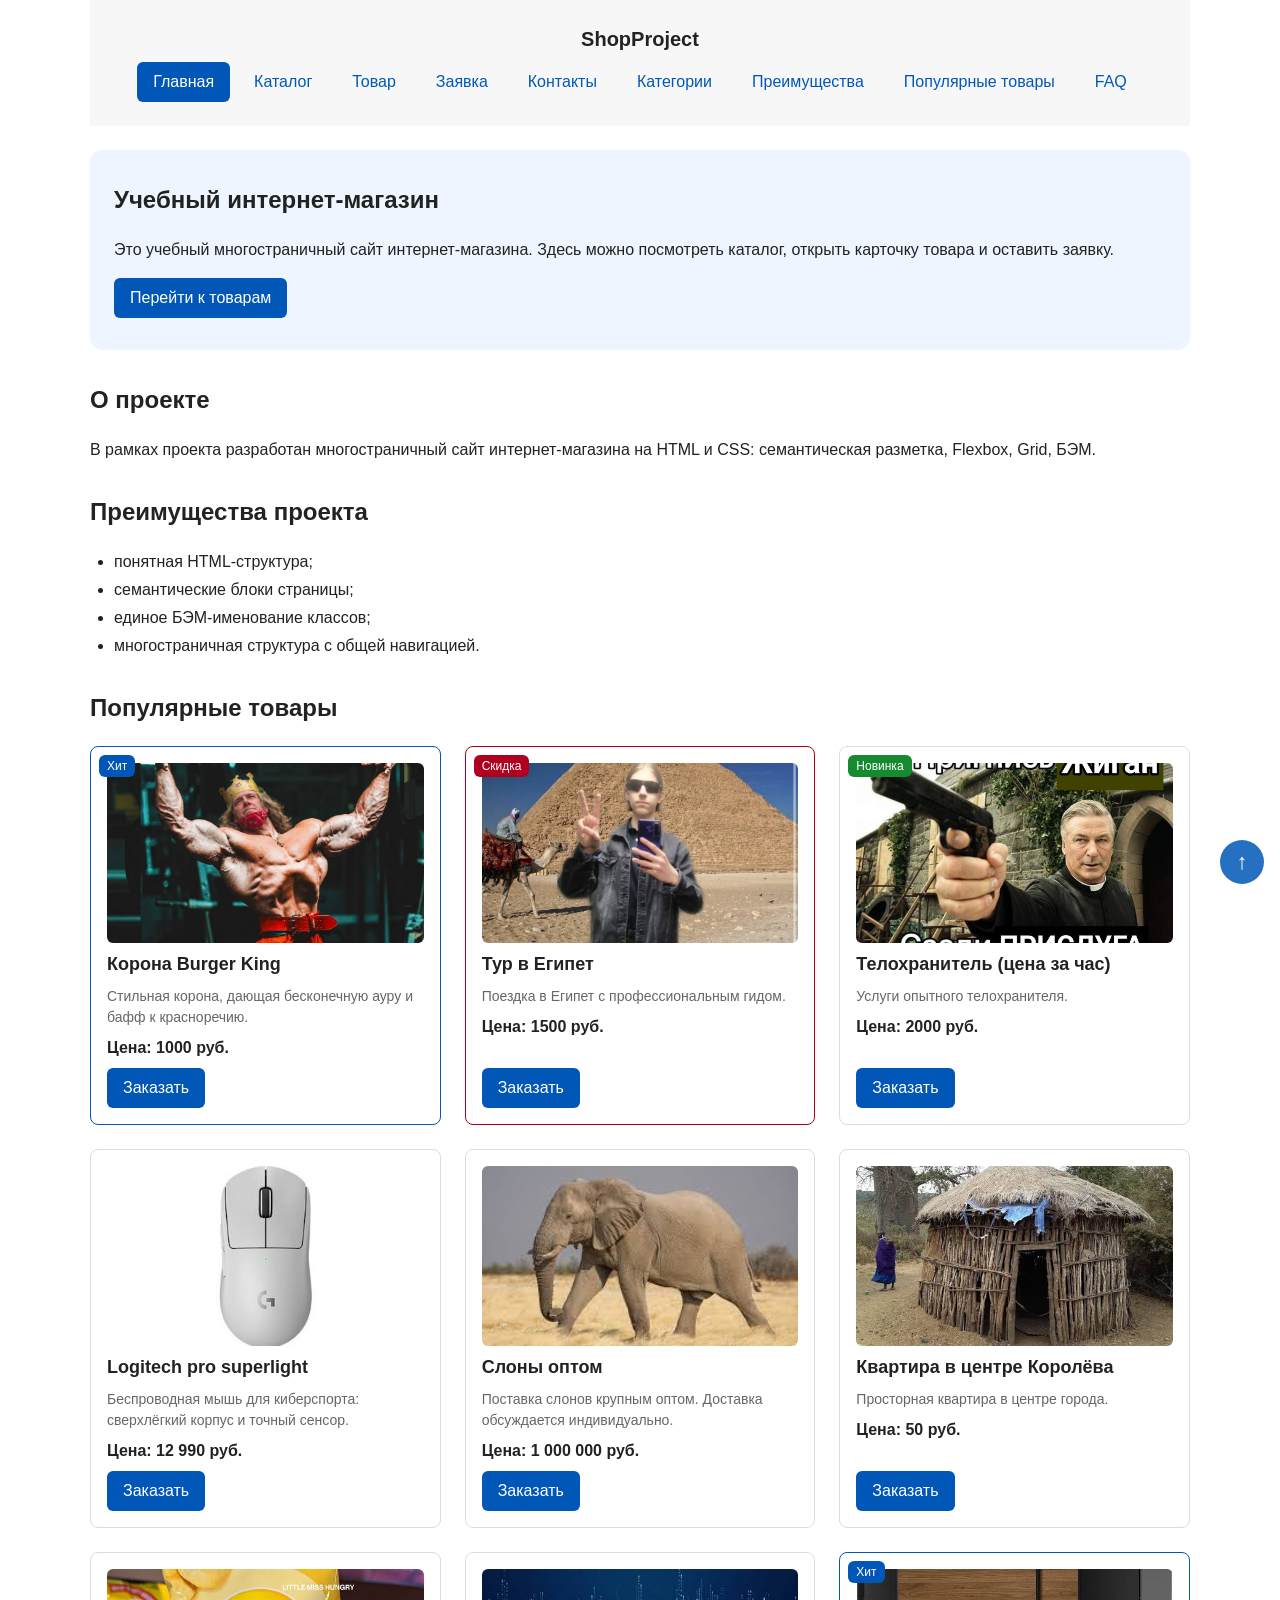
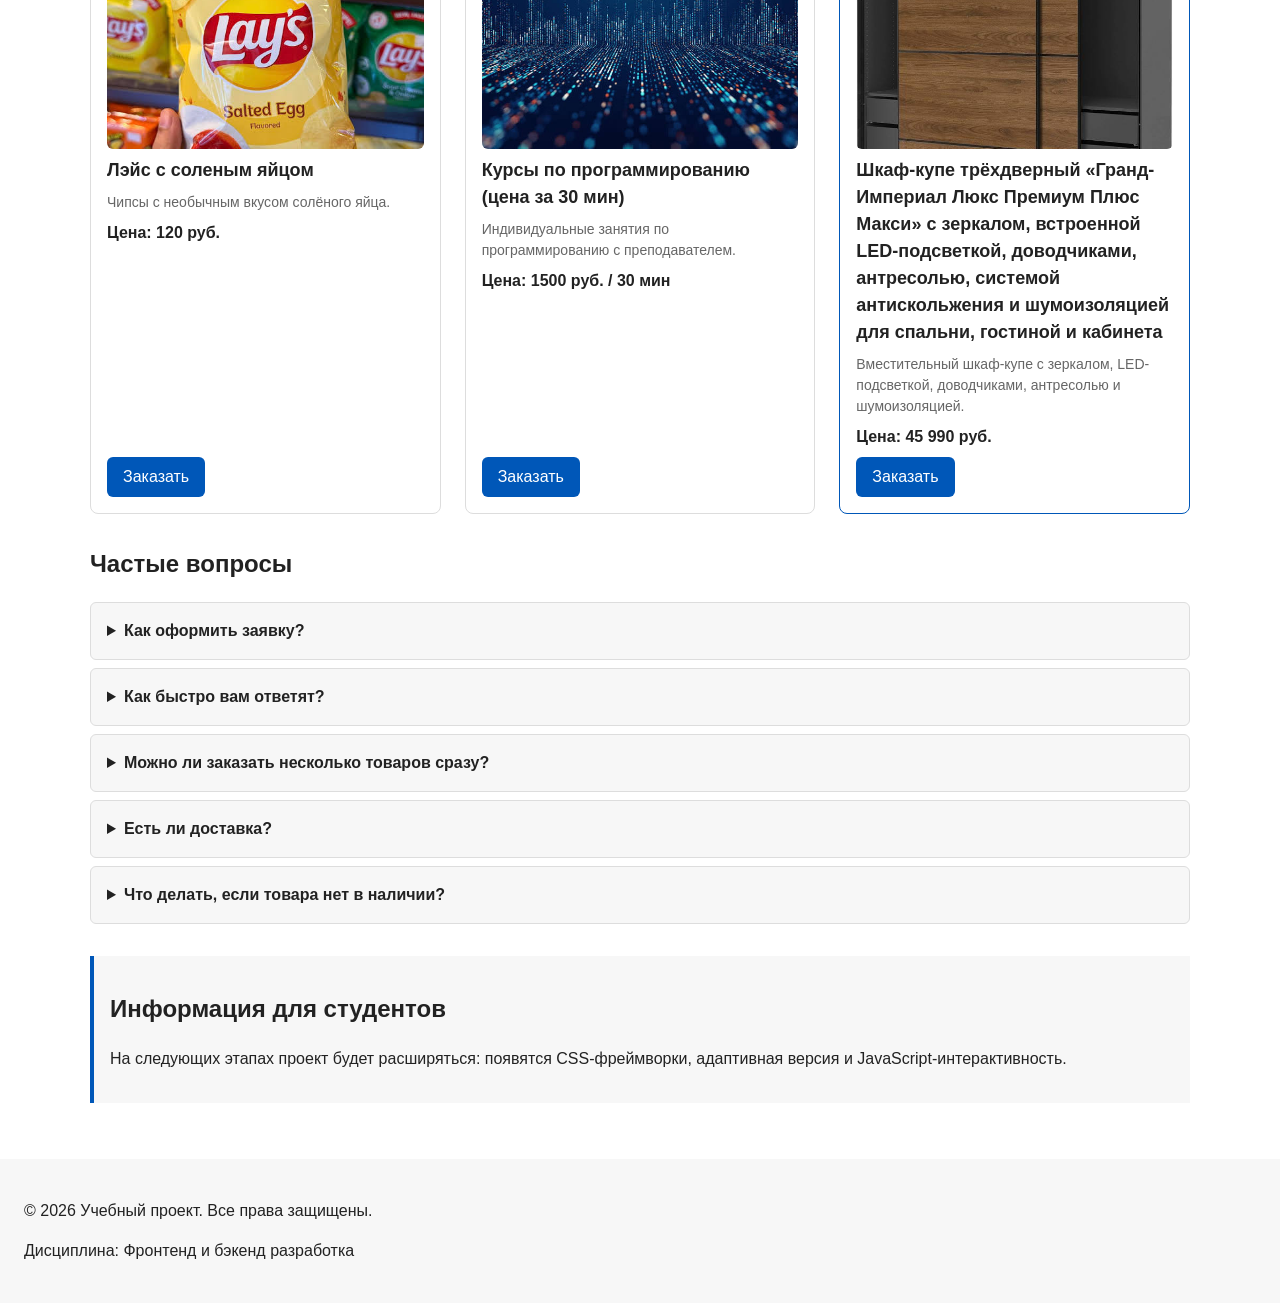
<file: index.html>
<!DOCTYPE html>
<html lang="ru">
<head>
  <meta charset="UTF-8">
  <meta name="viewport" content="width=device-width, initial-scale=1.0">
  <meta name="description" content="Главная страница учебного интернет-магазина.">
  <title>Учебный интернет-магазин</title>
  <link rel="stylesheet" href="css/style.css">
  <script src="js/main.js" defer></script>
</head>
<body>
  <header class="site-header">
    <div class="site-header__inner">
      <a class="site-header__logo" href="index.html">ShopProject</a>

      <nav class="site-nav" aria-label="Основная навигация">
        <ul class="site-nav__list">
          <li class="site-nav__item"><a class="site-nav__link site-nav__link--active" href="index.html">Главная</a></li>
          <li class="site-nav__item"><a class="site-nav__link" href="catalog.html">Каталог</a></li>
          <li class="site-nav__item"><a class="site-nav__link" href="product.html">Товар</a></li>
          <li class="site-nav__item"><a class="site-nav__link" href="order.html">Заявка</a></li>
          <li class="site-nav__item"><a class="site-nav__link" href="contacts.html">Контакты</a></li>
          <li class="site-nav__item"><a class="site-nav__link" href="category.html">Категории</a></li>
          <li class="site-nav__item"><a class="site-nav__link" href="index.html#advantages">Преимущества</a></li>
          <li class="site-nav__item"><a class="site-nav__link" href="index.html#popular">Популярные товары</a></li>
          <li class="site-nav__item"><a class="site-nav__link" href="index.html#faq">FAQ</a></li>
        </ul>
      </nav>
    </div>
  </header>

  <main class="page">
    <section class="hero">
      <h1 class="hero__title">Учебный интернет-магазин</h1>
      <p class="hero__text">
        Это учебный многостраничный сайт интернет-магазина. Здесь можно
        посмотреть каталог, открыть карточку товара и оставить заявку.
      </p>
      <a class="button button--primary" href="#popular">Перейти к товарам</a>
    </section>

    <section class="section" id="about">
      <h2 class="section__title">О проекте</h2>
      <p>
        В рамках проекта разработан многостраничный сайт интернет-магазина
        на HTML и CSS: семантическая разметка, Flexbox, Grid, БЭМ.
      </p>
    </section>

    <section class="section" id="advantages">
      <h2 class="section__title">Преимущества проекта</h2>
      <ul class="advantages-list">
        <li class="advantages-list__item">понятная HTML-структура;</li>
        <li class="advantages-list__item">семантические блоки страницы;</li>
        <li class="advantages-list__item">единое БЭМ-именование классов;</li>
        <li class="advantages-list__item">многостраничная структура с общей навигацией.</li>
      </ul>
    </section>

    <section class="section" id="popular">
      <h2 class="section__title">Популярные товары</h2>

      <div class="products-grid">
        <article class="product-card product-card--featured">
          <span class="product-card__badge">Хит</span>
          <img class="product-card__image" src="images/tovar1.jpg" alt="Корона Burger King">
          <h3 class="product-card__title">Корона Burger King</h3>
          <p class="product-card__description">Стильная корона, дающая бесконечную ауру и бафф к красноречию.</p>
          <p class="product-card__price">Цена: 1000 руб.</p>
          <button class="button button--primary product-card__button" type="button" data-product="Корона Burger King">Заказать</button>
        </article>

        <article class="product-card product-card--discount">
          <span class="product-card__badge product-card__badge--discount">Скидка</span>
          <img class="product-card__image" src="images/tovar2.jpg" alt="Тур в Египет">
          <h3 class="product-card__title">Тур в Египет</h3>
          <p class="product-card__description">Поездка в Египет с профессиональным гидом.</p>
          <p class="product-card__price">Цена: 1500 руб.</p>
          <button class="button button--primary product-card__button" type="button" data-product="Тур в Египет">Заказать</button>
        </article>

        <article class="product-card">
          <span class="product-card__badge product-card__badge--new">Новинка</span>
          <img class="product-card__image" src="images/tovar3.jpg" alt="Телохранитель">
          <h3 class="product-card__title">Телохранитель (цена за час)</h3>
          <p class="product-card__description">Услуги опытного телохранителя.</p>
          <p class="product-card__price">Цена: 2000 руб.</p>
          <button class="button button--primary product-card__button" type="button" data-product="Телохранитель (цена за час)">Заказать</button>
        </article>

        <article class="product-card">
          <img class="product-card__image" src="images/tovar4.jpeg" alt="Logitech pro superlight">
          <h3 class="product-card__title">Logitech pro superlight</h3>
          <p class="product-card__description">Беспроводная мышь для киберспорта: сверхлёгкий корпус и точный сенсор.</p>
          <p class="product-card__price">Цена: 12 990 руб.</p>
          <button class="button button--primary product-card__button" type="button" data-product="Logitech pro superlight">Заказать</button>
        </article>

        <article class="product-card">
          <img class="product-card__image" src="images/tovar5.jpeg" alt="Слоны оптом">
          <h3 class="product-card__title">Слоны оптом</h3>
          <p class="product-card__description">Поставка слонов крупным оптом. Доставка обсуждается индивидуально.</p>
          <p class="product-card__price">Цена: 1 000 000 руб.</p>
          <button class="button button--primary product-card__button" type="button" data-product="Слоны оптом">Заказать</button>
        </article>

        <article class="product-card">
          <img class="product-card__image" src="images/tovar6.jpeg" alt="Квартира в центре Королёва">
          <h3 class="product-card__title">Квартира в центре Королёва</h3>
          <p class="product-card__description">Просторная квартира в центре города.</p>
          <p class="product-card__price">Цена: 50 руб.</p>
          <button class="button button--primary product-card__button" type="button" data-product="Квартира в центре Королёва">Заказать</button>
        </article>

        <article class="product-card">
          <img class="product-card__image" src="images/tovar7.jpeg" alt="Лэйс с соленым яйцом">
          <h3 class="product-card__title">Лэйс с соленым яйцом</h3>
          <p class="product-card__description">Чипсы с необычным вкусом солёного яйца.</p>
          <p class="product-card__price">Цена: 120 руб.</p>
          <button class="button button--primary product-card__button" type="button" data-product="Лэйс с соленым яйцом">Заказать</button>
        </article>

        <article class="product-card">
          <img class="product-card__image" src="images/tovar8.jpeg" alt="Курсы по программированию">
          <h3 class="product-card__title">Курсы по программированию (цена за 30 мин)</h3>
          <p class="product-card__description">Индивидуальные занятия по программированию с преподавателем.</p>
          <p class="product-card__price">Цена: 1500 руб. / 30 мин</p>
          <button class="button button--primary product-card__button" type="button" data-product="Курсы по программированию">Заказать</button>
        </article>

        <article class="product-card product-card--featured">
          <span class="product-card__badge">Хит</span>
          <img class="product-card__image" src="images/tovar9.jpeg" alt="Шкаф-купе трёхдверный Гранд-Империал">
          <h3 class="product-card__title">
            Шкаф-купе трёхдверный «Гранд-Империал Люкс Премиум Плюс Макси» с зеркалом,
            встроенной LED-подсветкой, доводчиками, антресолью, системой антискольжения
            и шумоизоляцией для спальни, гостиной и кабинета
          </h3>
          <p class="product-card__description">
            Вместительный шкаф-купе с зеркалом, LED-подсветкой, доводчиками,
            антресолью и шумоизоляцией.
          </p>
          <p class="product-card__price">Цена: 45 990 руб.</p>
          <button class="button button--primary product-card__button" type="button" data-product="Шкаф-купе трёхдверный «Гранд-Империал Люкс Премиум Плюс Макси» с зеркалом,
    встроенной LED-подсветкой, доводчиками, антресолью, системой антискольжения
    и шумоизоляцией для спальни, гостиной и кабинета">Заказать</button>
        </article>
      </div>
    </section>

    <section class="section" id="faq">
      <h2 class="section__title">Частые вопросы</h2>

      <div class="faq">
        <details class="faq__item">
          <summary class="faq__question">Как оформить заявку?</summary>
          <p class="faq__answer">Нажмите «Заказать» у товара на главной странице или откройте раздел «Заявка» и заполните форму. Выбранный товар подставится автоматически.</p>
        </details>

        <details class="faq__item">
          <summary class="faq__question">Как быстро вам ответят?</summary>
          <p class="faq__answer">Это учебный проект, поэтому заявки никуда не отправляются. В реальном магазине мы бы отвечали в течение 1 рабочего дня.</p>
        </details>

        <details class="faq__item">
          <summary class="faq__question">Можно ли заказать несколько товаров сразу?</summary>
          <p class="faq__answer">Да. Оформите отдельную заявку на каждый товар или укажите в комментарии, какие ещё позиции вас интересуют.</p>
        </details>

        <details class="faq__item">
          <summary class="faq__question">Есть ли доставка?</summary>
          <p class="faq__answer">В учебном проекте доставка не подключена. В форме заявки можно выбрать тему «Доставка» — так вы увидите, как это будет работать в реальном магазине.</p>
        </details>

        <details class="faq__item">
          <summary class="faq__question">Что делать, если товара нет в наличии?</summary>
          <p class="faq__answer">Оставьте заявку с темой «Консультация» и укажите товар в комментарии — мы сообщим, когда позиция появится снова.</p>
        </details>
      </div>
    </section>

    <aside class="aside-info">
      <h2 class="aside-info__title">Информация для студентов</h2>
      <p class="aside-info__text">
        На следующих этапах проект будет расширяться: появятся
        CSS-фреймворки, адаптивная версия и JavaScript-интерактивность.
      </p>
    </aside>
  </main>

  <footer class="site-footer" id="contacts">
    <div class="site-footer__inner">
      <p class="site-footer__text">&copy; 2026 Учебный проект. Все права защищены.</p>
      <p class="site-footer__text">Дисциплина: Фронтенд и бэкенд разработка</p>
    </div>
  </footer>

  <dialog class="order-dialog" id="order-dialog" aria-labelledby="order-dialog-title">
    <div class="order-dialog__header">
      <h2 class="order-dialog__title" id="order-dialog-title">Оформление заявки</h2>
      <button class="order-dialog__close" type="button" data-close-dialog aria-label="Закрыть окно">&times;</button>
    </div>

    <form class="order-form order-form--in-dialog" id="order-form" action="#" method="post" novalidate>
      <input id="selected-product" name="selected-product" type="hidden">

      <div class="order-form__field">
        <label class="order-form__label" for="order-name">Имя</label>
        <input class="order-form__input" id="order-name" name="name" type="text"
               placeholder="Введите ваше имя" minlength="2" autocomplete="given-name" required>
      </div>

      <div class="order-form__field">
        <label class="order-form__label" for="order-email">E-mail</label>
        <input class="order-form__input" id="order-email" name="email" type="email"
               placeholder="example@mail.ru" autocomplete="email" required>
      </div>

      <div class="order-form__field">
        <label class="order-form__label" for="order-phone">Телефон</label>
        <input class="order-form__input" id="order-phone" name="phone" type="tel" inputmode="tel"
               placeholder="+7 (900) 000-00-00"
               pattern="^\+7 \(\d{3}\) \d{3}-\d{2}-\d{2}$" required>
        <small class="order-form__hint">Формат: +7 (900) 000-00-00</small>
      </div>

      <div class="order-form__field">
        <label class="order-form__label" for="order-date">Дата связи</label>
        <input class="order-form__input" id="order-date" name="date" type="date">
      </div>

      <div class="order-form__field">
        <label class="order-form__label" for="order-topic">Тема заявки</label>
        <select class="order-form__select" id="order-topic" name="topic" required>
          <option value="">Выберите тему</option>
          <option value="product">Заказ товара</option>
          <option value="consultation">Консультация</option>
          <option value="delivery">Доставка</option>
        </select>
      </div>

      <div class="order-form__field">
        <label class="order-form__label" for="order-comment">Комментарий</label>
        <textarea class="order-form__textarea" id="order-comment" name="comment" rows="4"
                  placeholder="Укажите дополнительную информацию"></textarea>
      </div>

      <div class="order-form__field">
        <label class="order-form__label">
          <input class="order-form__checkbox" id="order-agreement" name="agreement" type="checkbox" required>
          Я согласен на обработку данных
        </label>
      </div>

      <div class="order-form__actions order-form__actions--sticky">
        <button class="button button--secondary" type="button" data-close-dialog>Закрыть</button>
        <button class="button button--primary" type="submit">Отправить заявку</button>
      </div>
    </form>
  </dialog>

  <p class="success-message" id="success-message" hidden>
    Форма успешно отправлена!
  </p>

  <a class="to-top" href="#top" aria-label="Наверх">↑</a>
</body>
</html>
</file>
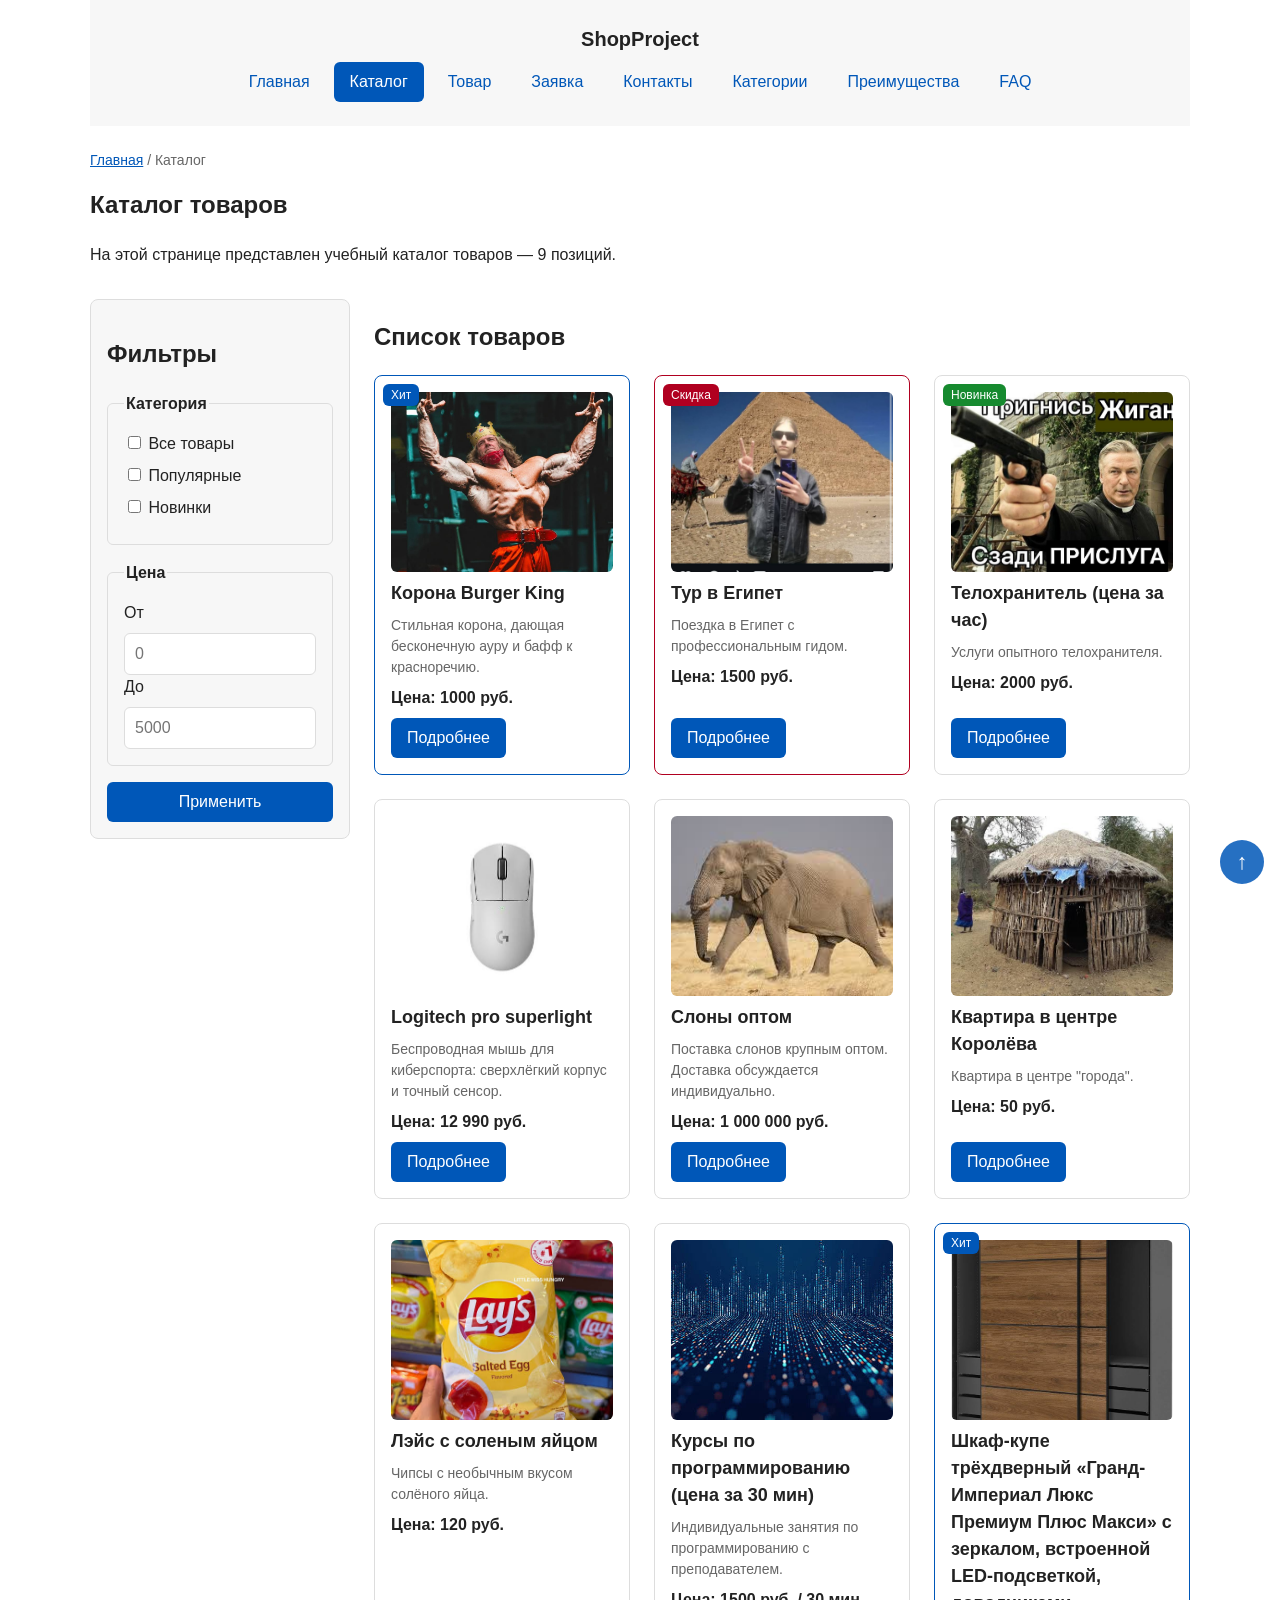
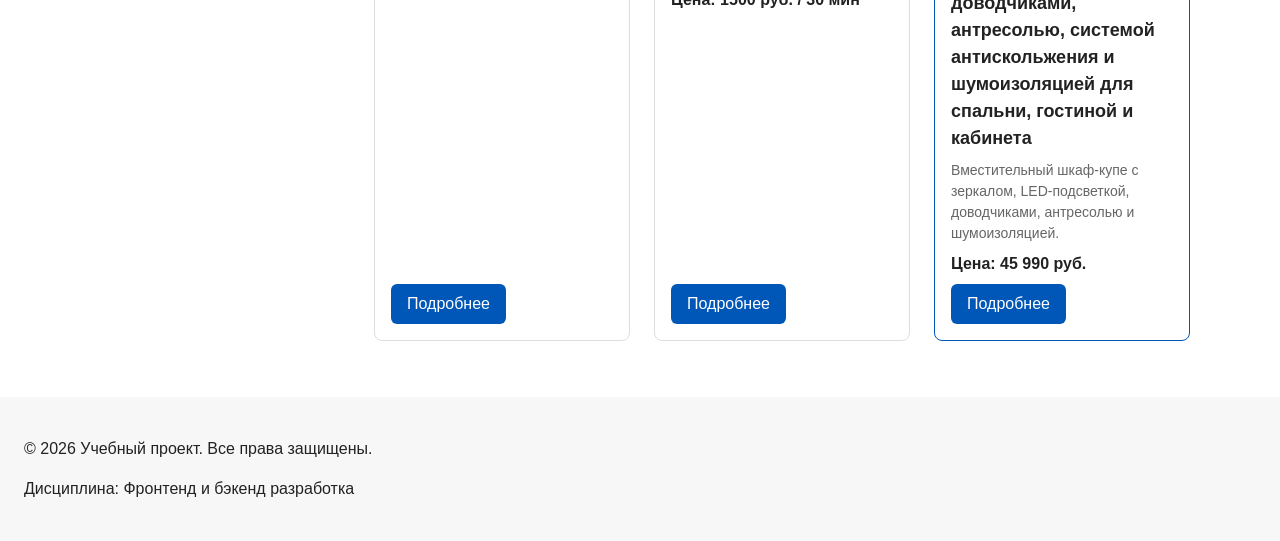
<file: catalog.html>
<!DOCTYPE html>
<html lang="ru">
<head>
  <meta charset="UTF-8">
  <meta name="viewport" content="width=device-width, initial-scale=1.0">
  <meta name="description" content="Каталог товаров учебного интернет-магазина.">
  <title>Каталог товаров — Учебный интернет-магазин</title>
  <link rel="stylesheet" href="css/style.css">
</head>
<body>
  <header class="site-header">
    <div class="site-header__inner">
      <a class="site-header__logo" href="index.html">ShopProject</a>

      <nav class="site-nav" aria-label="Основная навигация">
        <ul class="site-nav__list">
          <li class="site-nav__item"><a class="site-nav__link" href="index.html">Главная</a></li>
          <li class="site-nav__item"><a class="site-nav__link site-nav__link--active" href="catalog.html">Каталог</a></li>
          <li class="site-nav__item"><a class="site-nav__link" href="product.html">Товар</a></li>
          <li class="site-nav__item"><a class="site-nav__link" href="order.html">Заявка</a></li>
          <li class="site-nav__item"><a class="site-nav__link" href="contacts.html">Контакты</a></li>
          <li class="site-nav__item"><a class="site-nav__link" href="category.html">Категории</a></li>
          <li class="site-nav__item"><a class="site-nav__link" href="index.html#advantages">Преимущества</a></li>
          <li class="site-nav__item"><a class="site-nav__link" href="index.html#faq">FAQ</a></li>
        </ul>
      </nav>
    </div>
  </header>

  <main class="page">
    <nav class="breadcrumbs" aria-label="Хлебные крошки">
      <a class="breadcrumbs__link" href="index.html">Главная</a>
      <span class="breadcrumbs__current">Каталог</span>
    </nav>

    <section class="section">
      <h1 class="section__title">Каталог товаров</h1>
      <p>На этой странице представлен учебный каталог товаров — 9 позиций.</p>
    </section>

    <section class="catalog-layout">
      <aside class="catalog-filters">
        <h2 class="catalog-filters__title">Фильтры</h2>

        <form class="filters-form" action="#" method="get">
          <fieldset class="filters-form__group">
            <legend class="filters-form__legend">Категория</legend>

            <label class="filters-form__label">
              <input type="checkbox" name="category" value="all">
              Все товары
            </label>

            <label class="filters-form__label">
              <input type="checkbox" name="category" value="popular">
              Популярные
            </label>

            <label class="filters-form__label">
              <input type="checkbox" name="category" value="new">
              Новинки
            </label>
          </fieldset>

          <fieldset class="filters-form__group">
            <legend class="filters-form__legend">Цена</legend>

            <label class="filters-form__label" for="price-from">От</label>
            <input class="filters-form__input" id="price-from" name="price-from" type="number" min="0" placeholder="0">

            <label class="filters-form__label" for="price-to">До</label>
            <input class="filters-form__input" id="price-to" name="price-to" type="number" min="0" placeholder="5000">
          </fieldset>

          <button class="button button--primary" type="submit">Применить</button>
        </form>
      </aside>

      <section class="catalog-products">
        <h2 class="catalog-products__title">Список товаров</h2>

        <div class="products-grid">
          <article class="product-card product-card--featured">
            <span class="product-card__badge">Хит</span>
            <img class="product-card__image" src="images/tovar1.jpg" alt="Корона Burger King">
            <h3 class="product-card__title">Корона Burger King</h3>
            <p class="product-card__description">Стильная корона, дающая бесконечную ауру и бафф к красноречию.</p>
            <p class="product-card__price">Цена: 1000 руб.</p>
            <a class="button button--primary product-card__button" href="product.html">Подробнее</a>
          </article>

          <article class="product-card product-card--discount">
            <span class="product-card__badge product-card__badge--discount">Скидка</span>
            <img class="product-card__image" src="images/tovar2.jpg" alt="Тур в Египет">
            <h3 class="product-card__title">Тур в Египет</h3>
            <p class="product-card__description">Поездка в Египет с профессиональным гидом.</p>
            <p class="product-card__price">Цена: 1500 руб.</p>
            <a class="button button--primary product-card__button" href="product.html">Подробнее</a>
          </article>

          <article class="product-card">
            <span class="product-card__badge product-card__badge--new">Новинка</span>
            <img class="product-card__image" src="images/tovar3.jpg" alt="Телохранитель">
            <h3 class="product-card__title">Телохранитель (цена за час)</h3>
            <p class="product-card__description">Услуги опытного телохранителя.</p>
            <p class="product-card__price">Цена: 2000 руб.</p>
            <a class="button button--primary product-card__button" href="product.html">Подробнее</a>
          </article>

          <article class="product-card">
            <img class="product-card__image" src="images/tovar4.jpeg" alt="Logitech pro superlight">
            <h3 class="product-card__title">Logitech pro superlight</h3>
            <p class="product-card__description">Беспроводная мышь для киберспорта: сверхлёгкий корпус и точный сенсор.</p>
            <p class="product-card__price">Цена: 12 990 руб.</p>
            <a class="button button--primary product-card__button" href="product.html">Подробнее</a>
          </article>

          <article class="product-card">
            <img class="product-card__image" src="images/tovar5.jpeg" alt="Слоны оптом">
            <h3 class="product-card__title">Слоны оптом</h3>
            <p class="product-card__description">Поставка слонов крупным оптом. Доставка обсуждается индивидуально.</p>
            <p class="product-card__price">Цена: 1 000 000 руб.</p>
            <a class="button button--primary product-card__button" href="product.html">Подробнее</a>
          </article>

          <article class="product-card">
            <img class="product-card__image" src="images/tovar6.jpeg" alt="Квартира в центре Королёва">
            <h3 class="product-card__title">Квартира в центре Королёва</h3>
            <p class="product-card__description">Квартира в центре "города".</p>
            <p class="product-card__price">Цена: 50 руб.</p>
            <a class="button button--primary product-card__button" href="product.html">Подробнее</a>
          </article>

          <article class="product-card">
            <img class="product-card__image" src="images/tovar7.jpeg" alt="Лэйс с соленым яйцом">
            <h3 class="product-card__title">Лэйс с соленым яйцом</h3>
            <p class="product-card__description">Чипсы с необычным вкусом солёного яйца.</p>
            <p class="product-card__price">Цена: 120 руб.</p>
            <a class="button button--primary product-card__button" href="product.html">Подробнее</a>
          </article>

          <article class="product-card">
            <img class="product-card__image" src="images/tovar8.jpeg" alt="Курсы по программированию">
            <h3 class="product-card__title">Курсы по программированию (цена за 30 мин)</h3>
            <p class="product-card__description">Индивидуальные занятия по программированию с преподавателем.</p>
            <p class="product-card__price">Цена: 1500 руб. / 30 мин</p>
            <a class="button button--primary product-card__button" href="product.html">Подробнее</a>
          </article>

          <article class="product-card product-card--featured">
            <span class="product-card__badge">Хит</span>
            <img class="product-card__image" src="images/tovar9.jpeg" alt="Шкаф-купе трёхдверный Гранд-Империал">
            <h3 class="product-card__title">
              Шкаф-купе трёхдверный «Гранд-Империал Люкс Премиум Плюс Макси» с зеркалом,
              встроенной LED-подсветкой, доводчиками, антресолью, системой антискольжения
              и шумоизоляцией для спальни, гостиной и кабинета
            </h3>
            <p class="product-card__description">
              Вместительный шкаф-купе с зеркалом, LED-подсветкой, доводчиками,
              антресолью и шумоизоляцией.
            </p>
            <p class="product-card__price">Цена: 45 990 руб.</p>
            <a class="button button--primary product-card__button" href="product.html">Подробнее</a>
          </article>
        </div>
      </section>
    </section>
  </main>

  <footer class="site-footer">
    <div class="site-footer__inner">
      <p class="site-footer__text">&copy; 2026 Учебный проект. Все права защищены.</p>
      <p class="site-footer__text">Дисциплина: Фронтенд и бэкенд разработка</p>
    </div>
  </footer>

  <a class="to-top" href="#top" aria-label="Наверх">↑</a>
</body>
</html>
</file>
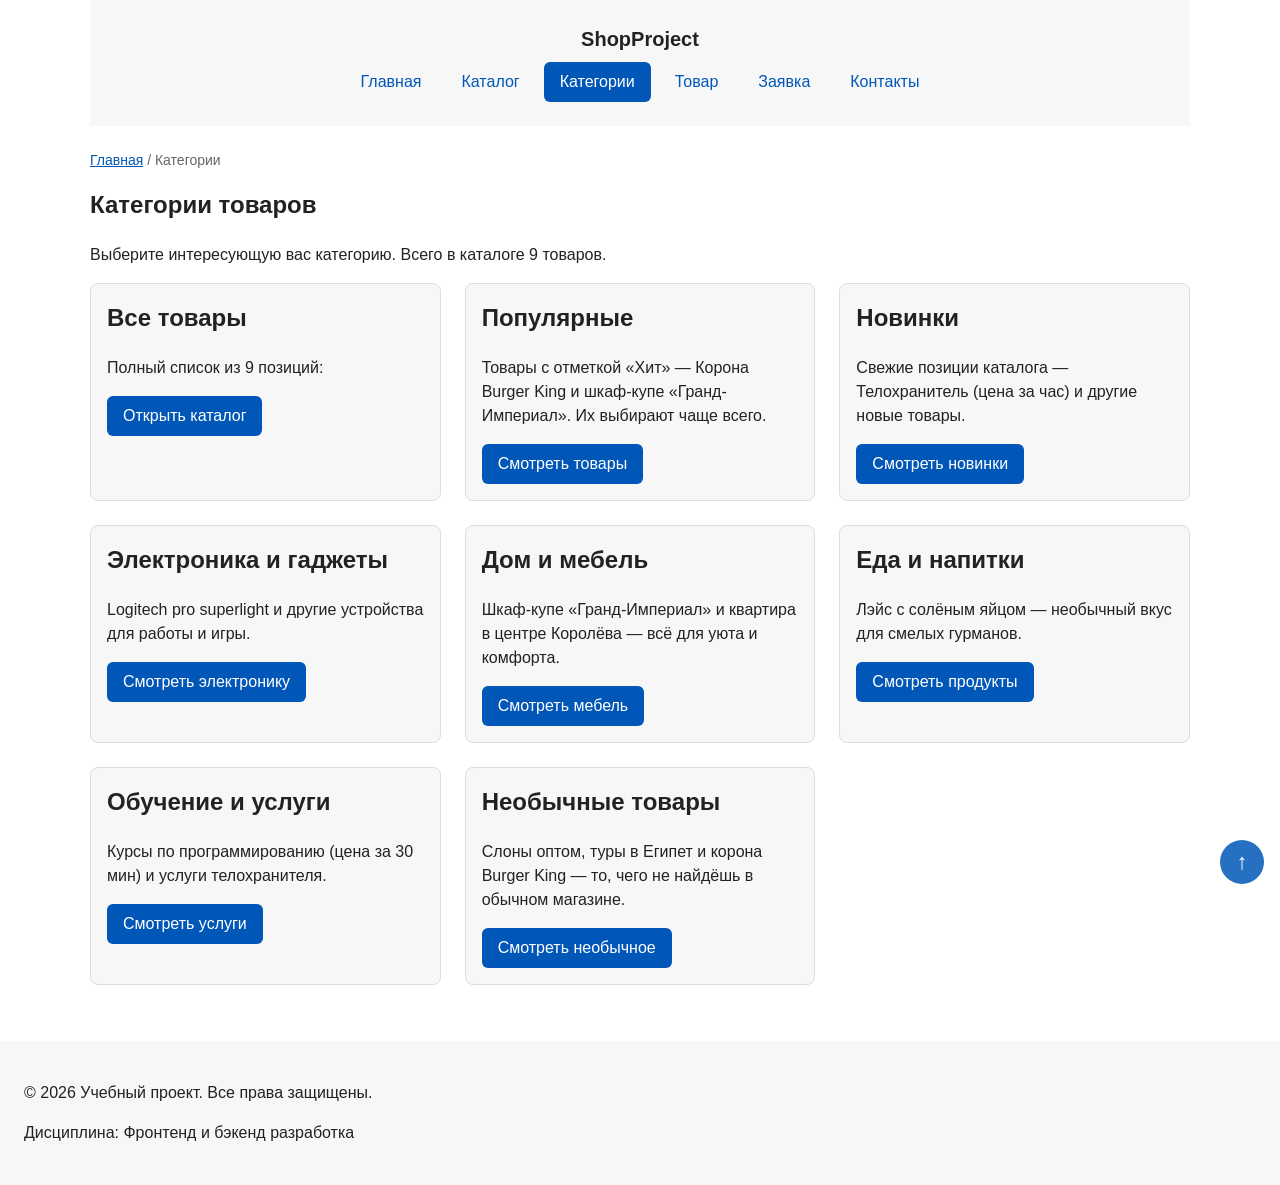
<file: category.html>
<!DOCTYPE html>
<html lang="ru">
<head>
  <meta charset="UTF-8">
  <meta name="viewport" content="width=device-width, initial-scale=1.0">
  <meta name="description" content="Категории товаров интернет-магазина.">
  <title>Категории товаров — ShopProject</title>
  <link rel="stylesheet" href="css/style.css">
</head>
<body>
  <header class="site-header">
    <div class="site-header__inner">
      <a class="site-header__logo" href="index.html">ShopProject</a>

      <nav class="site-nav" aria-label="Основная навигация">
        <ul class="site-nav__list">
          <li class="site-nav__item">
            <a class="site-nav__link" href="index.html">Главная</a>
          </li>
          <li class="site-nav__item">
            <a class="site-nav__link" href="catalog.html">Каталог</a>
          </li>
          <li class="site-nav__item">
            <a class="site-nav__link site-nav__link--active"
               href="category.html">Категории</a>
          </li>
          <li class="site-nav__item">
            <a class="site-nav__link" href="product.html">Товар</a>
          </li>
          <li class="site-nav__item">
            <a class="site-nav__link" href="order.html">Заявка</a>
          </li>
          <li class="site-nav__item">
            <a class="site-nav__link" href="contacts.html">Контакты</a>
          </li>
        </ul>
      </nav>
    </div>
  </header>

  <main class="page">
    <nav class="breadcrumbs" aria-label="Хлебные крошки">
      <a class="breadcrumbs__link" href="index.html">Главная</a>
      <span class="breadcrumbs__current">Категории</span>
    </nav>

    <section class="section">
      <h1 class="section__title">Категории товаров</h1>
      <p>Выберите интересующую вас категорию. Всего в каталоге 9 товаров.</p>

      <div class="category-grid">
        <article class="category-card">
          <h2 class="category-card__title">Все товары</h2>
          <p class="category-card__text">
            Полный список из 9 позиций:
          </p>
          <a class="button button--primary" href="catalog.html">Открыть каталог</a>
        </article>

        <article class="category-card">
          <h2 class="category-card__title">Популярные</h2>
          <p class="category-card__text">
            Товары с отметкой «Хит» — Корона Burger King и шкаф-купе
            «Гранд-Империал». Их выбирают чаще всего.
          </p>
          <a class="button button--primary" href="catalog.html">Смотреть товары</a>
        </article>

        <article class="category-card">
          <h2 class="category-card__title">Новинки</h2>
          <p class="category-card__text">
            Свежие позиции каталога — Телохранитель (цена за час)
            и другие новые товары.
          </p>
          <a class="button button--primary" href="catalog.html">Смотреть новинки</a>
        </article>

        <article class="category-card">
          <h2 class="category-card__title">Электроника и гаджеты</h2>
          <p class="category-card__text">
            Logitech pro superlight и другие устройства для работы и игры.
          </p>
          <a class="button button--primary" href="catalog.html">Смотреть электронику</a>
        </article>

        <article class="category-card">
          <h2 class="category-card__title">Дом и мебель</h2>
          <p class="category-card__text">
            Шкаф-купе «Гранд-Империал» и квартира в центре Королёва —
            всё для уюта и комфорта.
          </p>
          <a class="button button--primary" href="catalog.html">Смотреть мебель</a>
        </article>

        <article class="category-card">
          <h2 class="category-card__title">Еда и напитки</h2>
          <p class="category-card__text">
            Лэйс с солёным яйцом — необычный вкус для смелых гурманов.
          </p>
          <a class="button button--primary" href="catalog.html">Смотреть продукты</a>
        </article>

        <article class="category-card">
          <h2 class="category-card__title">Обучение и услуги</h2>
          <p class="category-card__text">
            Курсы по программированию (цена за 30 мин) и услуги телохранителя.
          </p>
          <a class="button button--primary" href="catalog.html">Смотреть услуги</a>
        </article>

        <article class="category-card">
          <h2 class="category-card__title">Необычные товары</h2>
          <p class="category-card__text">
            Слоны оптом, туры в Египет и корона Burger King — то, чего
            не найдёшь в обычном магазине.
          </p>
          <a class="button button--primary" href="catalog.html">Смотреть необычное</a>
        </article>
      </div>
    </section>
  </main>

  <footer class="site-footer">
    <div class="site-footer__inner">
      <p class="site-footer__text">
        &copy; 2026 Учебный проект. Все права защищены.
      </p>
      <p class="site-footer__text">
        Дисциплина: Фронтенд и бэкенд разработка
      </p>
    </div>
  </footer>

 <a class="to-top" href="#top" aria-label="Наверх">↑</a>
</body>
</html>
</file>
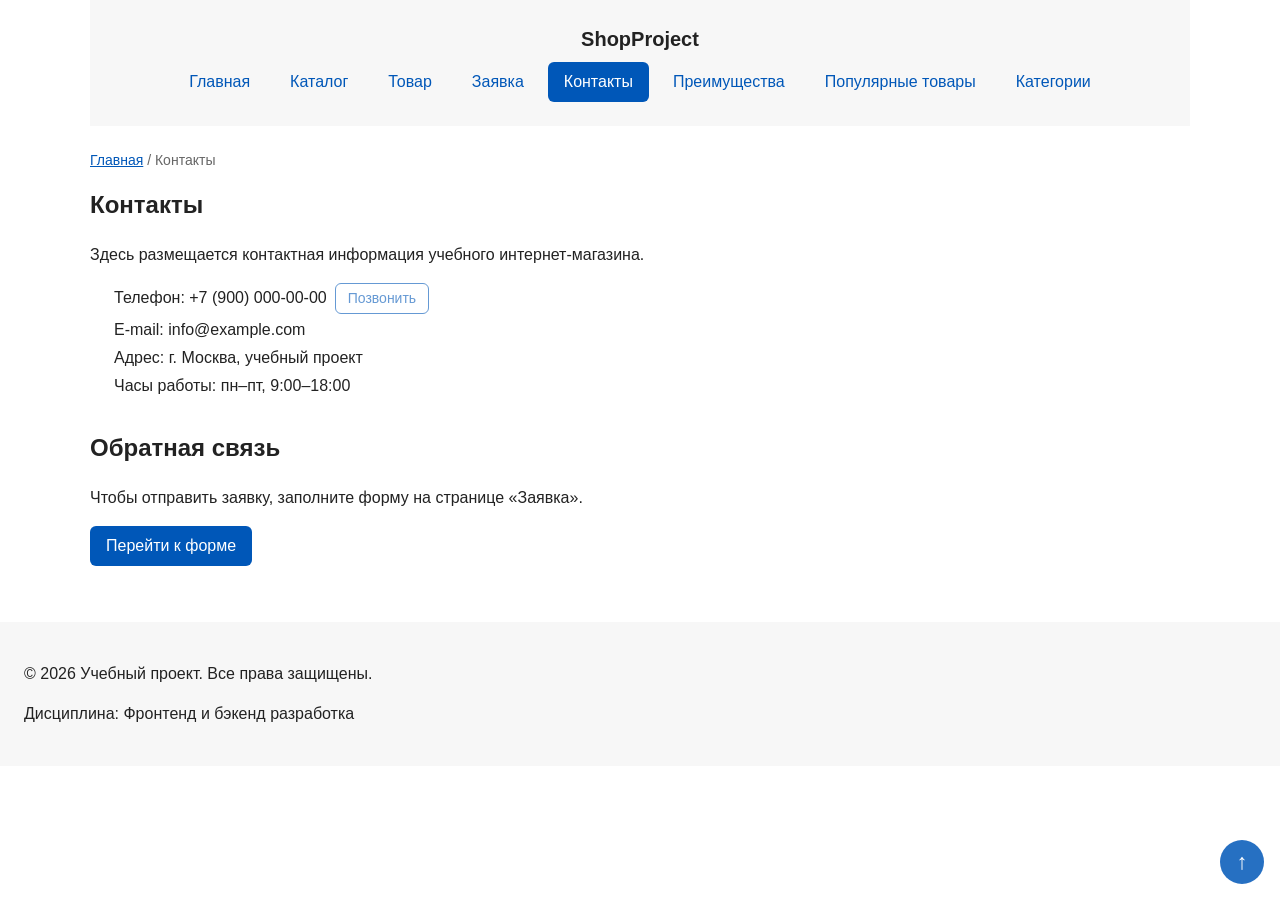
<file: contacts.html>
<!DOCTYPE html>
<html lang="ru">
<head>
  <meta charset="UTF-8">
  <meta name="viewport" content="width=device-width, initial-scale=1.0">
  <meta name="description" content="Контактная информация учебного интернет-магазина.">
  <title>Контакты — Учебный интернет-магазин</title>
  <link rel="stylesheet" href="css/style.css">
</head>
<body>
  <header class="site-header">
    <div class="site-header__inner">
      <a class="site-header__logo" href="index.html">ShopProject</a>

      <nav class="site-nav" aria-label="Основная навигация">
        <ul class="site-nav__list">
          <li class="site-nav__item"><a class="site-nav__link" href="index.html">Главная</a></li>
          <li class="site-nav__item"><a class="site-nav__link" href="catalog.html">Каталог</a></li>
          <li class="site-nav__item"><a class="site-nav__link" href="product.html">Товар</a></li>
          <li class="site-nav__item"><a class="site-nav__link" href="order.html">Заявка</a></li>
          <li class="site-nav__item"><a class="site-nav__link site-nav__link--active" href="contacts.html">Контакты</a></li>
          <li class="site-nav__item"><a class="site-nav__link" href="index.html#advantages">Преимущества</a></li>
          <li class="site-nav__item"><a class="site-nav__link" href="index.html#popular">Популярные товары</a></li>
          <li class="site-nav__item"><a class="site-nav__link" href="category.html">Категории</a></li>
        </ul>
      </nav>
    </div>
  </header>

  <main class="page">
    <nav class="breadcrumbs" aria-label="Хлебные крошки">
      <a class="breadcrumbs__link" href="index.html">Главная</a>
      <span class="breadcrumbs__current">Контакты</span>
    </nav>

    <section class="section">
      <h1 class="section__title">Контакты</h1>
      <p>Здесь размещается контактная информация учебного интернет-магазина.</p>

<ul class="contacts-list">
  <li class="contacts-list__item">
    Телефон: +7 (900) 000-00-00
    <button class="button button--secondary contacts-list__button" type="button" disabled>
      Позвонить
    </button>
  </li>
  <li class="contacts-list__item">E-mail: info@example.com</li>
  <li class="contacts-list__item">Адрес: г. Москва, учебный проект</li>
  <li class="contacts-list__item">Часы работы: пн–пт, 9:00–18:00</li>
</ul>
    </section>

    <section class="section" id="feedback">
      <h2 class="section__title">Обратная связь</h2>
      <p>Чтобы отправить заявку, заполните форму на странице «Заявка».</p>
      <a class="button button--primary" href="order.html">Перейти к форме</a>
    </section>
  </main>

  <footer class="site-footer">
    <div class="site-footer__inner">
      <p class="site-footer__text">&copy; 2026 Учебный проект. Все права защищены.</p>
      <p class="site-footer__text">Дисциплина: Фронтенд и бэкенд разработка</p>
    </div>
  </footer>

  <a class="to-top" href="#top" aria-label="Наверх">↑</a>
</body>
</html>
</file>
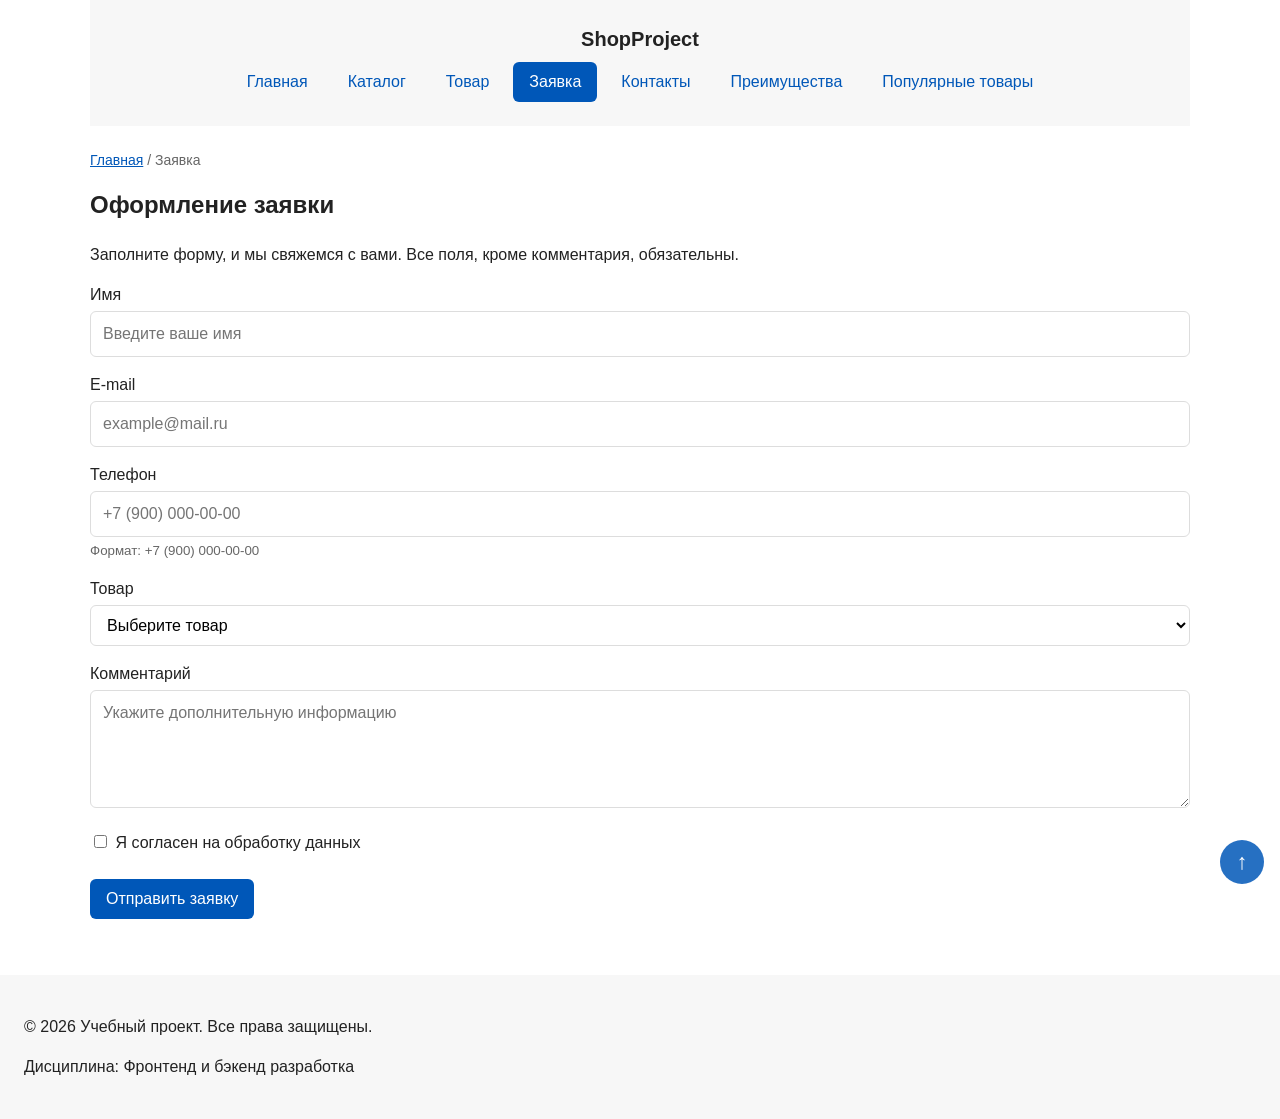
<file: order.html>
<!DOCTYPE html>
<html lang="ru">
<head>
  <meta charset="UTF-8">
  <meta name="viewport" content="width=device-width, initial-scale=1.0">
  <meta name="description" content="Форма заявки на товар учебного интернет-магазина.">
  <title>Заявка — Учебный интернет-магазин</title>
  <link rel="stylesheet" href="css/style.css">
  <script src="js/main.js" defer></script>
</head>
<body>
  <header class="site-header">
    <div class="site-header__inner">
      <a class="site-header__logo" href="index.html">ShopProject</a>

      <nav class="site-nav" aria-label="Основная навигация">
        <ul class="site-nav__list">
          <li class="site-nav__item"><a class="site-nav__link" href="index.html">Главная</a></li>
          <li class="site-nav__item"><a class="site-nav__link" href="catalog.html">Каталог</a></li>
          <li class="site-nav__item"><a class="site-nav__link" href="product.html">Товар</a></li>
          <li class="site-nav__item"><a class="site-nav__link site-nav__link--active" href="order.html">Заявка</a></li>
          <li class="site-nav__item"><a class="site-nav__link" href="contacts.html">Контакты</a></li>
          <li class="site-nav__item"><a class="site-nav__link" href="index.html#advantages">Преимущества</a></li>
          <li class="site-nav__item"><a class="site-nav__link" href="index.html#popular">Популярные товары</a></li>
        </ul>
      </nav>
    </div>
  </header>

  <main class="page">
    <nav class="breadcrumbs" aria-label="Хлебные крошки">
      <a class="breadcrumbs__link" href="index.html">Главная</a>
      <span class="breadcrumbs__current">Заявка</span>
    </nav>

    <section class="section">
      <h1 class="section__title">Оформление заявки</h1>
      <p>Заполните форму, и мы свяжемся с вами. Все поля, кроме комментария, обязательны.</p>

      <form class="order-form" id="order-form" action="#" method="post" novalidate>
        <div class="order-form__field">
          <label class="order-form__label" for="order-name">Имя</label>
          <input class="order-form__input" id="order-name" name="name" type="text"
                 placeholder="Введите ваше имя" minlength="2" autocomplete="given-name" required>
        </div>

        <div class="order-form__field">
          <label class="order-form__label" for="order-email">E-mail</label>
          <input class="order-form__input" id="order-email" name="email" type="email"
                 placeholder="example@mail.ru" autocomplete="email" required>
        </div>

        <div class="order-form__field">
          <label class="order-form__label" for="order-phone">Телефон</label>
          <input class="order-form__input" id="order-phone" name="phone" type="tel" inputmode="tel"
                 placeholder="+7 (900) 000-00-00"
                 pattern="^\+7 \(\d{3}\) \d{3}-\d{2}-\d{2}$" required>
          <small class="order-form__hint">Формат: +7 (900) 000-00-00</small>
        </div>

        <div class="order-form__field">
          <label class="order-form__label" for="order-product">Товар</label>
          <select class="order-form__select" id="order-product" name="product" required>
  <option value="">Выберите товар</option>
  <option value="Корона Burger King">Корона Burger King</option>
  <option value="Тур в Египет">Тур в Египет</option>
  <option value="Телохранитель (цена за час)">Телохранитель (цена за час)</option>
  <option value="Logitech pro superlight">Logitech pro superlight</option>
  <option value="Слоны оптом">Слоны оптом</option>
  <option value="Квартира в центре Королёва">Квартира в центре Королёва</option>
  <option value="Лэйс с соленым яйцом">Лэйс с соленым яйцом</option>
  <option value="Курсы по программированию">Курсы по программированию (цена за 30 мин)</option>
  <option value="Шкаф-купе трёхдверный «Гранд-Империал Люкс Премиум Плюс Макси» с зеркалом,
    встроенной LED-подсветкой, доводчиками, антресолью, системой антискольжения
    и шумоизоляцией для спальни, гостиной и кабинета">Шкаф-купе трёхдверный «Гранд-Империал Люкс Премиум Плюс Макси» с зеркалом,
    встроенной LED-подсветкой, доводчиками, антресолью, системой антискольжения
    и шумоизоляцией для спальни, гостиной и кабинета</option>
</select>
        </div>

        <div class="order-form__field">
          <label class="order-form__label" for="order-comment">Комментарий</label>
          <textarea class="order-form__textarea" id="order-comment" name="comment" rows="4"
                    placeholder="Укажите дополнительную информацию"></textarea>
        </div>

        <div class="order-form__field">
          <label class="order-form__label">
            <input class="order-form__checkbox" id="order-agreement" name="agreement" type="checkbox" required>
            Я согласен на обработку данных
          </label>
        </div>

        <div class="order-form__actions">
          <button class="button button--primary" type="submit">Отправить заявку</button>
        </div>
      </form>

      <p class="success-message" id="success-message" hidden>
        Форма успешно отправлена!
      </p>
    </section>
  </main>

  <footer class="site-footer">
    <div class="site-footer__inner">
      <p class="site-footer__text">&copy; 2026 Учебный проект. Все права защищены.</p>
      <p class="site-footer__text">Дисциплина: Фронтенд и бэкенд разработка</p>
    </div>
  </footer>

 <a class="to-top" href="#top" aria-label="Наверх">↑</a>
</body>
</html>
</file>
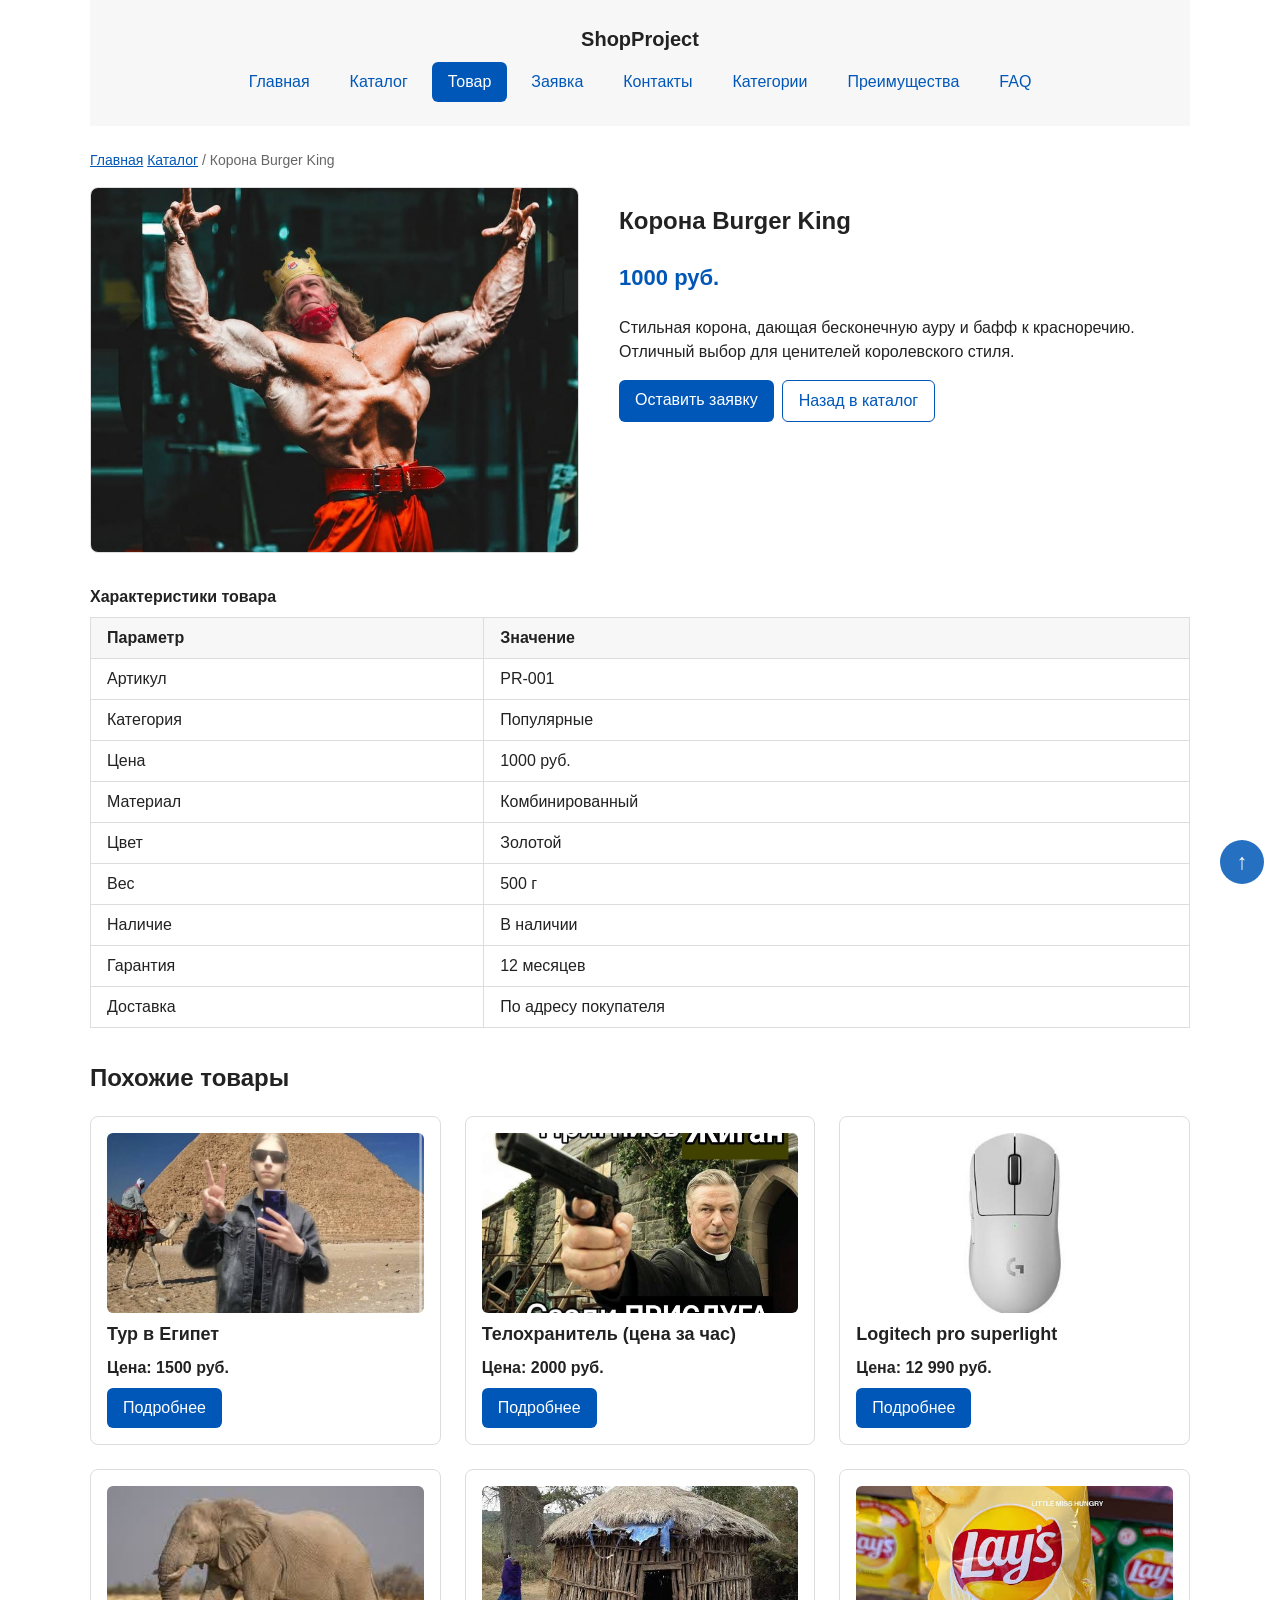
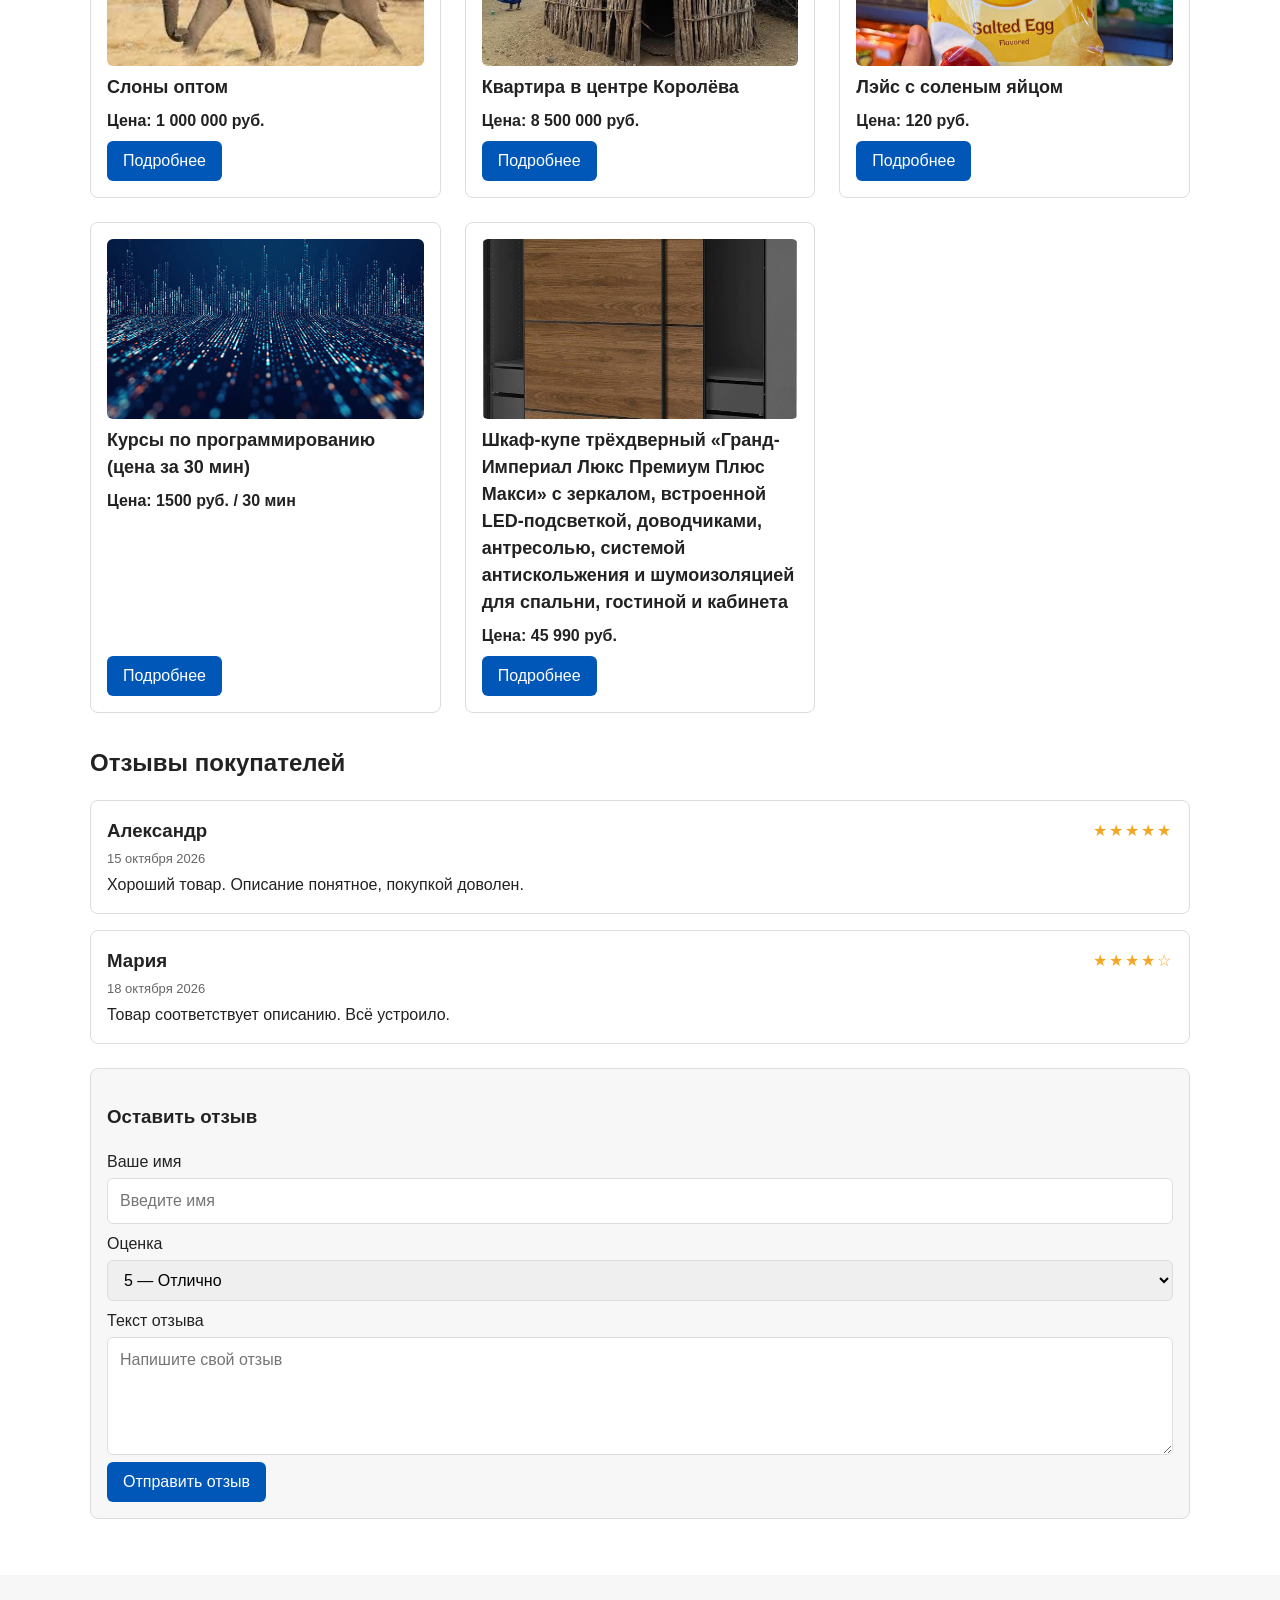
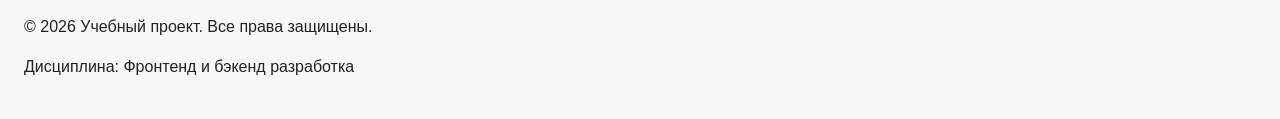
<file: product.html>
<!DOCTYPE html>
<html lang="ru">
<head>
  <meta charset="UTF-8">
  <meta name="viewport" content="width=device-width, initial-scale=1.0">
  <meta name="description" content="Карточка товара учебного интернет-магазина: описание, характеристики и цена.">
  <title>Корона Burger King — Учебный интернет-магазин</title>
  <link rel="stylesheet" href="css/style.css">
</head>
<body>
  <header class="site-header">
    <div class="site-header__inner">
      <a class="site-header__logo" href="index.html">ShopProject</a>

      <nav class="site-nav" aria-label="Основная навигация">
        <ul class="site-nav__list">
          <li class="site-nav__item"><a class="site-nav__link" href="index.html">Главная</a></li>
          <li class="site-nav__item"><a class="site-nav__link" href="catalog.html">Каталог</a></li>
          <li class="site-nav__item"><a class="site-nav__link site-nav__link--active" href="product.html">Товар</a></li>
          <li class="site-nav__item"><a class="site-nav__link" href="order.html">Заявка</a></li>
          <li class="site-nav__item"><a class="site-nav__link" href="contacts.html">Контакты</a></li>
          <li class="site-nav__item"><a class="site-nav__link" href="category.html">Категории</a></li>
          <li class="site-nav__item"><a class="site-nav__link" href="index.html#advantages">Преимущества</a></li>
          <li class="site-nav__item"><a class="site-nav__link" href="index.html#faq">FAQ</a></li>
        </ul>
      </nav>
    </div>
  </header>

  <main class="page">
    <nav class="breadcrumbs" aria-label="Хлебные крошки">
      <a class="breadcrumbs__link" href="index.html">Главная</a>
      <a class="breadcrumbs__link" href="catalog.html">Каталог</a>
      <span class="breadcrumbs__current">Корона Burger King</span>
    </nav>

    <article class="product-page">
      <img class="product-page__image" src="images/tovar1.jpg"
           alt="Корона Burger King" width="480" height="360">

      <div class="product-page__info">
        <h1 class="product-page__title">Корона Burger King</h1>
        <p class="product-page__price">1000 руб.</p>
        <p>
          Стильная корона, дающая бесконечную ауру и бафф к красноречию.
          Отличный выбор для ценителей королевского стиля.
        </p>

        <div class="product-page__actions">
          <a class="button button--primary" href="order.html">Оставить заявку</a>
          <a class="button button--secondary" href="catalog.html">Назад в каталог</a>
        </div>
      </div>
    </article>

    <section class="section">
      <table class="product-table">
        <caption class="product-table__caption">Характеристики товара</caption>
        <thead>
          <tr>
            <th class="product-table__head">Параметр</th>
            <th class="product-table__head">Значение</th>
          </tr>
        </thead>
        <tbody>
          <tr><td class="product-table__cell">Артикул</td><td class="product-table__cell">PR-001</td></tr>
          <tr><td class="product-table__cell">Категория</td><td class="product-table__cell">Популярные</td></tr>
          <tr><td class="product-table__cell">Цена</td><td class="product-table__cell">1000 руб.</td></tr>
          <tr><td class="product-table__cell">Материал</td><td class="product-table__cell">Комбинированный</td></tr>
          <tr><td class="product-table__cell">Цвет</td><td class="product-table__cell">Золотой</td></tr>
          <tr><td class="product-table__cell">Вес</td><td class="product-table__cell">500 г</td></tr>
          <tr><td class="product-table__cell">Наличие</td><td class="product-table__cell">В наличии</td></tr>
          <tr><td class="product-table__cell">Гарантия</td><td class="product-table__cell">12 месяцев</td></tr>
          <tr><td class="product-table__cell">Доставка</td><td class="product-table__cell">По адресу покупателя</td></tr>
        </tbody>
      </table>
    </section>

    <section class="section" id="similar">
      <h2 class="section__title">Похожие товары</h2>

      <div class="products-grid">
        <article class="product-card">
          <img class="product-card__image" src="images/tovar2.jpg" alt="Тур в Египет">
          <h3 class="product-card__title">Тур в Египет</h3>
          <p class="product-card__price">Цена: 1500 руб.</p>
          <a class="button button--primary product-card__button" href="product.html">Подробнее</a>
        </article>

        <article class="product-card">
          <img class="product-card__image" src="images/tovar3.jpg" alt="Телохранитель">
          <h3 class="product-card__title">Телохранитель (цена за час)</h3>
          <p class="product-card__price">Цена: 2000 руб.</p>
          <a class="button button--primary product-card__button" href="product.html">Подробнее</a>
        </article>

        <article class="product-card">
          <img class="product-card__image" src="images/tovar4.jpeg" alt="Logitech pro superlight">
          <h3 class="product-card__title">Logitech pro superlight</h3>
          <p class="product-card__price">Цена: 12 990 руб.</p>
          <a class="button button--primary product-card__button" href="product.html">Подробнее</a>
        </article>

        <article class="product-card">
          <img class="product-card__image" src="images/tovar5.jpeg" alt="Слоны оптом">
          <h3 class="product-card__title">Слоны оптом</h3>
          <p class="product-card__price">Цена: 1 000 000 руб.</p>
          <a class="button button--primary product-card__button" href="product.html">Подробнее</a>
        </article>

        <article class="product-card">
          <img class="product-card__image" src="images/tovar6.jpeg" alt="Квартира в центре Королёва">
          <h3 class="product-card__title">Квартира в центре Королёва</h3>
          <p class="product-card__price">Цена: 8 500 000 руб.</p>
          <a class="button button--primary product-card__button" href="product.html">Подробнее</a>
        </article>

        <article class="product-card">
          <img class="product-card__image" src="images/tovar7.jpeg" alt="Лэйс с соленым яйцом">
          <h3 class="product-card__title">Лэйс с соленым яйцом</h3>
          <p class="product-card__price">Цена: 120 руб.</p>
          <a class="button button--primary product-card__button" href="product.html">Подробнее</a>
        </article>

        <article class="product-card">
          <img class="product-card__image" src="images/tovar8.jpeg" alt="Курсы по программированию">
          <h3 class="product-card__title">Курсы по программированию (цена за 30 мин)</h3>
          <p class="product-card__price">Цена: 1500 руб. / 30 мин</p>
          <a class="button button--primary product-card__button" href="product.html">Подробнее</a>
        </article>

        <article class="product-card">
          <img class="product-card__image" src="images/tovar9.jpeg" alt="Шкаф-купе трёхдверный Гранд-Империал">
          <h3 class="product-card__title">
            Шкаф-купе трёхдверный «Гранд-Империал Люкс Премиум Плюс Макси» с зеркалом,
            встроенной LED-подсветкой, доводчиками, антресолью, системой антискольжения
            и шумоизоляцией для спальни, гостиной и кабинета
          </h3>
          <p class="product-card__price">Цена: 45 990 руб.</p>
          <a class="button button--primary product-card__button" href="product.html">Подробнее</a>
        </article>
      </div>
    </section>

    <section class="section reviews" id="reviews">
      <h2 class="section__title">Отзывы покупателей</h2>

      <article class="review">
        <div class="review__header">
          <h3 class="review__author">Александр</h3>
          <span class="review__rating" aria-label="Оценка 5 из 5">★★★★★</span>
        </div>
        <p class="review__date">15 октября 2026</p>
        <p class="review__text">Хороший товар. Описание понятное, покупкой доволен.</p>
      </article>

      <article class="review">
        <div class="review__header">
          <h3 class="review__author">Мария</h3>
          <span class="review__rating" aria-label="Оценка 4 из 5">★★★★☆</span>
        </div>
        <p class="review__date">18 октября 2026</p>
        <p class="review__text">Товар соответствует описанию. Всё устроило.</p>
      </article>

      <div class="review-form">
        <h3>Оставить отзыв</h3>

        <form action="#" method="get">
          <label class="review-form__label" for="review-name">Ваше имя</label>
          <input class="review-form__input" id="review-name" name="name" type="text" placeholder="Введите имя" required>

          <label class="review-form__label" for="review-rating">Оценка</label>
          <select class="review-form__input" id="review-rating" name="rating" required>
            <option value="5">5 — Отлично</option>
            <option value="4">4 — Хорошо</option>
            <option value="3">3 — Нормально</option>
            <option value="2">2 — Плохо</option>
            <option value="1">1 — Очень плохо</option>
          </select>

          <label class="review-form__label" for="review-text">Текст отзыва</label>
          <textarea class="review-form__input" id="review-text" name="review" rows="4" placeholder="Напишите свой отзыв" required></textarea>

          <button class="button button--primary" type="submit">Отправить отзыв</button>
        </form>
      </div>
    </section>
  </main>

  <footer class="site-footer">
    <div class="site-footer__inner">
      <p class="site-footer__text">&copy; 2026 Учебный проект. Все права защищены.</p>
      <p class="site-footer__text">Дисциплина: Фронтенд и бэкенд разработка</p>
    </div>
  </footer>

  <a class="to-top" href="#top" aria-label="Наверх">↑</a>
</body>
</html>
</file>
<file: css/style.css>
/* ===============================
   1. Переменные проекта
   =============================== */

:root {
  /* Цвета */
  --color-bg: #ffffff;
  --color-text: #222222;
  --color-muted: #666666;
  --color-primary: #0057b8;
  --color-primary-dark: #003f86;
  --color-border: #dddddd;
  --color-surface: #f7f7f7;
  --color-surface-accent: #eef5ff;
  --color-danger: #b00020;
  --color-success: #168a2f;
  --color-success-bg: #eefaf0;
  --color-white: #ffffff;

  /* Отступы */
  --space-xs: 4px;
  --space-sm: 8px;
  --space-md: 16px;
  --space-lg: 24px;
  --space-xl: 32px;

  /* Скругления */
  --radius-sm: 6px;
  --radius-md: 8px;
  --radius-lg: 12px;

  /* Размеры */
  --container-width: 1100px;
}

/* ===============================
   2. Базовые стили
   =============================== */

* {
  box-sizing: border-box;
}

html {
  scroll-behavior: smooth;
}

body {
  margin: 0;
  font-family: Arial, sans-serif;
  line-height: 1.5;
  color: var(--color-text);
  background-color: var(--color-bg);
}

/* Скрытие элементов с атрибутом hidden */
[hidden] {
  display: none !important;
}

header,
main,
footer {
  padding: var(--space-lg);
}

header {
  background-color: var(--color-surface);
}

footer {
  background-color: var(--color-surface);
}

/* Подсветка раздела, на который перешли по якорю */
:target {
  outline: 2px dashed var(--color-primary);
  outline-offset: 4px;
}

/* ===============================
   3. Общие элементы интерфейса
   =============================== */

a {
  color: var(--color-primary);
}

a:hover {
  color: var(--color-primary-dark);
}

a:focus-visible {
  outline: 2px solid var(--color-primary);
  outline-offset: 3px;
}

.button {
  display: inline-block;
  padding: var(--space-sm) var(--space-md);
  color: var(--color-white);
  background-color: var(--color-primary);
  text-decoration: none;
  font: inherit;
  border: none;
  border-radius: var(--radius-sm);
  cursor: pointer;
}

.button:hover {
  color: var(--color-white);
  background-color: var(--color-primary-dark);
}

.button:focus-visible {
  outline: 2px solid var(--color-primary);
  outline-offset: 3px;
}

.button:disabled {
  opacity: 0.6;
  cursor: not-allowed;
}

.button--secondary {
  color: var(--color-primary);
  background-color: transparent;
  border: 1px solid var(--color-primary);
}

.button--secondary:hover {
  color: var(--color-white);
  background-color: var(--color-primary);
}

/* ===============================
   4. Шапка и навигация
   =============================== */

header {
  position: sticky;
  top: 0;
  z-index: 10;
}

.site-header {
  max-width: var(--container-width);
  margin: 0 auto;
}

.site-header__inner {
  display: flex;
  flex-direction: column;
  align-items: center;
  gap: var(--space-sm);
}

.site-header__logo {
  font-weight: bold;
  font-size: 20px;
  text-decoration: none;
  color: var(--color-text);
}

.site-nav__list {
  display: flex;
  flex-wrap: wrap;
  justify-content: center;
  align-items: center;
  gap: var(--space-sm);
  padding: 0;
  margin: 0;
  list-style: none;
}

.site-nav__link {
  display: inline-block;
  padding: var(--space-sm) var(--space-md);
  color: var(--color-primary);
  text-decoration: none;
  border-radius: var(--radius-sm);
}

.site-nav__link:hover {
  color: var(--color-white);
  background-color: var(--color-primary);
}

.site-nav__link--active {
  color: var(--color-white);
  background-color: var(--color-primary);
}

/* ===============================
   5. Хлебные крошки
   =============================== */

.breadcrumbs {
  max-width: var(--container-width);
  margin: 0 auto var(--space-md);
  font-size: 14px;
  color: var(--color-muted);
}

.breadcrumbs__link {
  color: var(--color-primary);
}

.breadcrumbs__current::before {
  content: " / ";
  color: var(--color-muted);
}

/* ===============================
   6. Первый экран и разделы
   =============================== */

.hero {
  max-width: var(--container-width);
  margin: 0 auto var(--space-xl);
  padding: var(--space-xl) var(--space-lg);
  background-color: var(--color-surface-accent);
  border-radius: var(--radius-lg);
}

.hero__title {
  margin-top: 0;
}

.section {
  max-width: var(--container-width);
  margin: 0 auto var(--space-xl);
}

.section__title {
  margin-top: 0;
}

/* ===============================
   7. Сетка карточек товаров
   =============================== */

.products-grid {
  display: grid;
  grid-template-columns: repeat(3, minmax(0, 1fr));
  gap: var(--space-lg);
  align-items: stretch;
}

.product-card {
  position: relative;
  display: flex;
  flex-direction: column;
  gap: var(--space-sm);
  padding: var(--space-md);
  border: 1px solid var(--color-border);
  border-radius: var(--radius-md);
  background-color: var(--color-bg);
}

.product-card:hover {
  border-color: var(--color-primary);
}

.product-card--featured {
  border-color: var(--color-primary);
}

.product-card--discount {
  border-color: var(--color-danger);
}

.product-card__image {
  display: block;
  width: 100%;
  height: 180px;
  object-fit: cover;
  border-radius: var(--radius-sm);
}

.product-card__title {
  margin: 0;
  font-size: 18px;
}

.product-card__description {
  margin: 0;
  color: var(--color-muted);
  font-size: 14px;
}

.product-card__price {
  margin: 0;
  font-weight: bold;
}

.product-card__badge {
  position: absolute;
  top: var(--space-sm);
  left: var(--space-sm);
  padding: 2px 8px;
  font-size: 12px;
  color: var(--color-white);
  background-color: var(--color-primary);
  border-radius: var(--radius-sm);
}

.product-card__badge--discount {
  background-color: var(--color-danger);
}

.product-card__badge--new {
  background-color: var(--color-success);
}

.product-card__button {
  margin-top: auto;
  align-self: flex-start;
}

/* ===============================
   8. Списки преимуществ
   =============================== */

.advantages-list {
  padding-left: var(--space-lg);
}

.advantages-list__item {
  margin-bottom: var(--space-xs);
}

/* ===============================
   9. FAQ
   =============================== */

.faq__item {
  margin-bottom: var(--space-sm);
  padding: var(--space-md);
  border: 1px solid var(--color-border);
  border-radius: var(--radius-sm);
  background-color: var(--color-surface);
}

.faq__question {
  cursor: pointer;
  font-weight: 600;
}

/* ===============================
   10. Блок aside
   =============================== */

.aside-info {
  max-width: var(--container-width);
  margin: 0 auto var(--space-xl);
  padding: var(--space-md);
  border-left: 4px solid var(--color-primary);
  background-color: var(--color-surface);
}

/* ===============================
   11. Каталог: фильтры + товары
   =============================== */

.catalog-layout {
  max-width: var(--container-width);
  margin: 0 auto var(--space-xl);
  display: grid;
  grid-template-columns: 260px 1fr;
  grid-template-areas: "filters products";
  gap: var(--space-lg);
}

.catalog-filters {
  grid-area: filters;
  padding: var(--space-md);
  border: 1px solid var(--color-border);
  border-radius: var(--radius-md);
  background-color: var(--color-surface);

  /* Закрепление при прокрутке */
  position: sticky;
  top: 80px;              /* отступ от верха — под высоту шапки */
  align-self: start;      /* чтобы блок не растягивался на всю высоту колонки */
  max-height: calc(100vh - 100px); /* чтобы фильтр не вылезал за экран */
  overflow-y: auto;       /* если фильтров много — внутренняя прокрутка */
}

.catalog-products {
  grid-area: products;
}

.filters-form {
  display: grid;
  gap: var(--space-md);
}

.filters-form__group {
  margin: 0;
  padding: var(--space-md);
  border: 1px solid var(--color-border);
  border-radius: var(--radius-sm);
}

.filters-form__legend {
  font-weight: 700;
}

.filters-form__label {
  display: block;
  margin-bottom: var(--space-sm);
}

.filters-form__input {
  width: 100%;
  padding: 8px 10px;
  border: 1px solid var(--color-border);
  border-radius: var(--radius-sm);
  font: inherit;
}

/* ===============================
   12. Страница товара
   =============================== */

.product-page {
  max-width: var(--container-width);
  margin: 0 auto var(--space-xl);
  display: grid;
  grid-template-columns: minmax(0, 1fr) minmax(0, 1.2fr);
  gap: var(--space-lg);
  align-items: start;
}

.product-page__image {
  width: 100%;
  height: auto;
  border-radius: var(--radius-md);
  border: 1px solid var(--color-border);
  object-fit: cover;
}

.product-page__info {
  padding: var(--space-md);
}

.product-page__title {
  margin-top: 0;
}

.product-page__price {
  font-size: 22px;
  font-weight: bold;
  color: var(--color-primary);
}

.product-page__actions {
  display: flex;
  flex-wrap: wrap;
  gap: var(--space-sm);
  margin-top: var(--space-md);
}

/* Таблица характеристик */
.product-table {
  width: 100%;
  border-collapse: collapse;
}

.product-table__caption {
  text-align: left;
  font-weight: bold;
  margin-bottom: var(--space-sm);
}

.product-table__head,
.product-table__cell {
  padding: var(--space-sm) var(--space-md);
  border: 1px solid var(--color-border);
  text-align: left;
}

.product-table__head {
  background-color: var(--color-surface);
}

/* Отзывы */
.review {
  padding: var(--space-md);
  margin-bottom: var(--space-md);
  border: 1px solid var(--color-border);
  border-radius: var(--radius-md);
  background-color: var(--color-bg);
}

.review__header {
  display: flex;
  justify-content: space-between;
  align-items: center;
  gap: var(--space-sm);
}

.review__author {
  margin: 0;
}

.review__rating {
  color: #f5a623;
  letter-spacing: 2px;
}

.review__date {
  margin: var(--space-xs) 0;
  color: var(--color-muted);
  font-size: 13px;
}

.review__text {
  margin: 0;
}

.review-form {
  margin-top: var(--space-lg);
  padding: var(--space-md);
  border: 1px solid var(--color-border);
  border-radius: var(--radius-md);
  background-color: var(--color-surface);
}

.review-form__label {
  display: block;
  margin: var(--space-sm) 0 var(--space-xs);
}

.review-form__input {
  width: 100%;
  padding: 10px 12px;
  border: 1px solid var(--color-border);
  border-radius: var(--radius-sm);
  font: inherit;
}

/* ===============================
   13. Категории
   =============================== */

.category-grid {
  display: grid;
  grid-template-columns: repeat(3, minmax(0, 1fr));
  gap: var(--space-lg);
}

.category-card {
  padding: var(--space-md);
  border: 1px solid var(--color-border);
  border-radius: var(--radius-md);
  background-color: var(--color-surface);
}

.category-card__title {
  margin-top: 0;
}

/* ===============================
   14. Контакты
   =============================== */

.contacts-list {
  padding-left: var(--space-lg);
}

.contacts-list__item {
  margin-bottom: var(--space-xs);
}

/* ===============================
   15. Форма заявки и модальное окно
   =============================== */

.order-dialog {
  width: min(100% - 32px, 560px);
  padding: var(--space-lg);
  border: none;
  border-radius: var(--radius-lg);
}

.order-dialog::backdrop {
  background-color: rgba(0, 0, 0, 0.5);
}

.order-dialog__header {
  display: flex;
  justify-content: space-between;
  align-items: center;
  gap: var(--space-sm);
  margin-bottom: var(--space-md);
}

.order-dialog__title {
  margin: 0;
}

.order-dialog__close {
  background: transparent;
  border: none;
  font-size: 24px;
  line-height: 1;
  cursor: pointer;
  color: var(--color-muted);
}

.order-dialog__close:hover {
  color: var(--color-text);
}

/* Поля формы */
.order-form__field {
  margin-bottom: var(--space-md);
}

.order-form__label {
  display: block;
  margin-bottom: var(--space-xs);
}

.order-form__input,
.order-form__select,
.order-form__textarea {
  width: 100%;
  padding: 10px 12px;
  border: 1px solid var(--color-border);
  border-radius: var(--radius-sm);
  font: inherit;
  background-color: var(--color-bg);
}

.order-form__input:hover,
.order-form__select:hover,
.order-form__textarea:hover {
  border-color: var(--color-primary);
}

.order-form__input:focus-visible,
.order-form__select:focus-visible,
.order-form__textarea:focus-visible,
.order-form__actions button:focus-visible {
  outline: 2px solid var(--color-primary);
  outline-offset: 3px;
}

.order-form__checkbox {
  width: auto;
  margin-right: var(--space-xs);
}

.order-form__hint {
  display: block;
  margin-top: var(--space-xs);
  color: var(--color-muted);
}

.order-form__actions {
  display: flex;
  gap: var(--space-sm);
  margin-top: var(--space-lg);
}

.order-form__actions--sticky {
  position: sticky;
  bottom: 0;
  padding-top: var(--space-sm);
  background-color: var(--color-bg);
}

/* Поля с ошибкой (aria-invalid ставит JS) */
[aria-invalid="true"] {
  border-color: var(--color-danger);
}

/* Сообщение об успехе */
.success-message {
  max-width: var(--container-width);
  margin: var(--space-lg) auto;
  padding: var(--space-md);
  border-left: 4px solid var(--color-success);
  background-color: var(--color-success-bg);
}

/* ===============================
   16. Ссылка «Наверх»
   =============================== */

.to-top {
  position: fixed;
  right: var(--space-md);
  bottom: var(--space-md);
  display: flex;
  align-items: center;
  justify-content: center;
  width: 44px;
  height: 44px;
  font-size: 22px;
  line-height: 1;
  color: var(--color-white);
  background-color: var(--color-primary);
  text-decoration: none;
  border-radius: 50%;      /* круглая кнопка */
  opacity: 0.85;
  z-index: 20;
  transition: opacity 0.2s, background-color 0.2s;
}

.to-top:hover {
  color: var(--color-white);
  background-color: var(--color-primary-dark);
  opacity: 1;
}

/* ===============================
   17. Адаптивность
   =============================== */

@media (max-width: 900px) {
  .products-grid,
  .category-grid {
    grid-template-columns: repeat(2, minmax(0, 1fr));
  }

  .catalog-layout {
    grid-template-columns: 1fr;
    grid-template-areas:
      "filters"
      "products";
  }

  .product-page {
    grid-template-columns: 1fr;
  }
}

@media (max-width: 600px) {
  .products-grid,
  .category-grid {
    grid-template-columns: 1fr;
  }

  .site-nav__list {
    gap: var(--space-xs);
  }

  .site-nav__link {
    padding: var(--space-xs) var(--space-sm);
    font-size: 14px;
  }
}
/* Кнопка «Позвонить» рядом с телефоном */
.contacts-list__item {
  display: flex;
  flex-wrap: wrap;
  align-items: center;
  gap: var(--space-sm);
}

.contacts-list__button {
  padding: 4px 12px;
  font-size: 14px;
}
</file>
